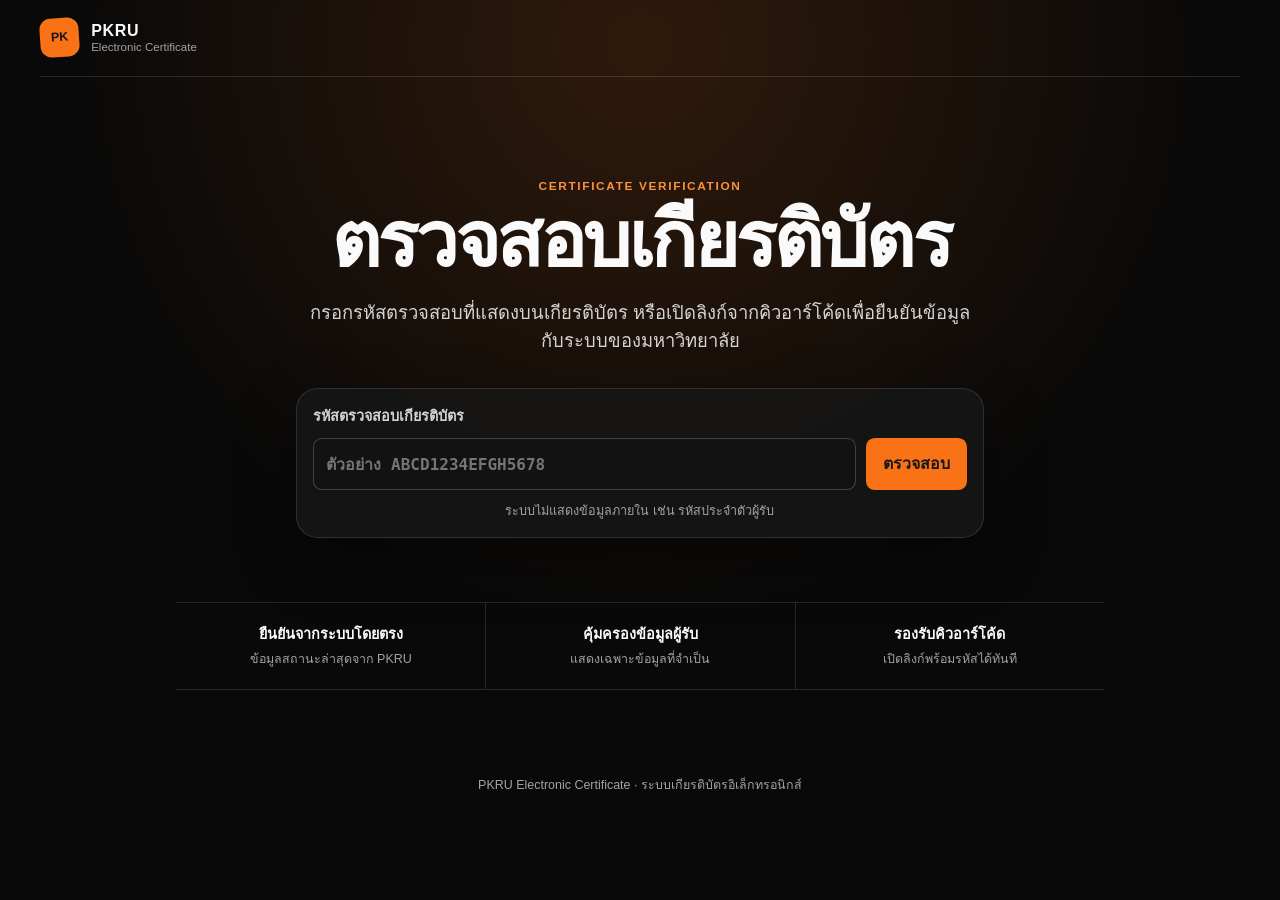
<file: static/index.html>
<!DOCTYPE html>
<html lang="th">
<head>
    <meta charset="UTF-8">
    <meta name="viewport" content="width=device-width, initial-scale=1.0">
    <meta name="description" content="ตรวจสอบความถูกต้องของเกียรติบัตรอิเล็กทรอนิกส์ PKRU">
    <title>ตรวจสอบเกียรติบัตร | PKRU Electronic Certificate</title>
    <link rel="stylesheet" href="/static/css/style.css?v=20260813-5">
</head>
<body class="public-page">
    <a class="skip-link" href="#main-content">ข้ามไปยังเนื้อหาหลัก</a>
    <header class="site-header">
        <a class="brand" href="/" aria-label="PKRU Electronic Certificate หน้าหลัก">
            <span class="brand-mark" aria-hidden="true">PK</span>
            <span><strong>PKRU</strong><small>Electronic Certificate</small></span>
        </a>
    </header>

    <main id="main-content" class="public-main">
        <section class="hero-panel" aria-labelledby="verify-heading">
            <p class="eyebrow">CERTIFICATE VERIFICATION</p>
            <h1 id="verify-heading">ตรวจสอบเกียรติบัตร</h1>
            <p class="hero-copy">กรอกรหัสตรวจสอบที่แสดงบนเกียรติบัตร หรือเปิดลิงก์จากคิวอาร์โค้ดเพื่อยืนยันข้อมูลกับระบบของมหาวิทยาลัย</p>

            <form id="verify-form" class="verify-form" novalidate>
                <label for="certificate-code">รหัสตรวจสอบเกียรติบัตร</label>
                <div class="input-action">
                    <input id="certificate-code" name="code" type="text" inputmode="text" maxlength="64" autocomplete="off" placeholder="ตัวอย่าง ABCD1234EFGH5678" aria-describedby="code-help" required>
                    <button id="verify-button" class="button button-primary" type="submit">ตรวจสอบ</button>
                </div>
                <p id="code-help" class="field-help">ระบบไม่แสดงข้อมูลภายใน เช่น รหัสประจำตัวผู้รับ</p>
            </form>
        </section>

        <section id="verification-result" class="result-panel" aria-labelledby="result-heading" aria-live="polite" hidden>
            <div id="result-state" class="result-state">
                <span id="result-icon" class="result-icon" aria-hidden="true">✓</span>
                <div>
                    <p id="result-kicker" class="eyebrow">VERIFICATION RESULT</p>
                    <h2 id="result-heading">ผลการตรวจสอบ</h2>
                    <p id="result-summary" class="muted"></p>
                </div>
            </div>

            <figure id="certificate-preview" class="public-certificate-preview" hidden>
                <img id="certificate-preview-image" alt="" decoding="async">
                <figcaption>ใบเกียรติบัตรฉบับจริงที่ออกโดยหน่วยงาน</figcaption>
            </figure>

            <div id="certificate-downloads" class="certificate-downloads" hidden>
                <span>ดาวน์โหลดใบเกียรติบัตร</span>
                <a id="download-pdf" class="button button-primary" href="#" download>PDF</a>
                <a id="download-jpg" class="button button-secondary" href="#" download>JPG</a>
                <a id="download-png" class="button button-secondary" href="#" download>PNG</a>
            </div>

            <details id="certificate-information" class="certificate-information" hidden>
                <summary>ดูรายละเอียดการตรวจสอบ</summary>
                <dl id="certificate-details" class="detail-grid">
                    <div><dt>ผู้รับเกียรติบัตร</dt><dd id="result-name">—</dd></div>
                    <div><dt>หัวข้อ / กิจกรรม</dt><dd id="result-topic">—</dd></div>

                    <div><dt>หน่วยงานผู้ออก</dt><dd id="result-organization">—</dd></div>
                    <div id="result-external-org-row" hidden><dt>หน่วยงานภายนอก</dt><dd id="result-external-org">—</dd></div>
                    <div><dt>วันที่ออก</dt><dd id="result-date">—</dd></div>
                    <div><dt>รหัสตรวจสอบ</dt><dd id="result-code" class="monospace">—</dd></div>
                    <div><dt>สถานะ</dt><dd id="result-status">—</dd></div>
                </dl>
            </details>

            <div id="technical-error" class="technical-error" role="alert" hidden>
                <strong id="error-code"></strong>
                <span id="error-message"></span>
            </div>

            <div class="result-actions">
                <button id="verify-another" class="button button-secondary" type="button">ตรวจสอบรหัสอื่น</button>
            </div>
        </section>

        <aside class="trust-strip" aria-label="ข้อมูลการตรวจสอบ">
            <div><strong>ยืนยันจากระบบโดยตรง</strong><span>ข้อมูลสถานะล่าสุดจาก PKRU</span></div>
            <div><strong>คุ้มครองข้อมูลผู้รับ</strong><span>แสดงเฉพาะข้อมูลที่จำเป็น</span></div>
            <div><strong>รองรับคิวอาร์โค้ด</strong><span>เปิดลิงก์พร้อมรหัสได้ทันที</span></div>
        </aside>
    </main>

    <footer class="site-footer">PKRU Electronic Certificate · ระบบเกียรติบัตรอิเล็กทรอนิกส์</footer>
    <script src="/static/js/api-client.js?v=20260813-5" defer></script>
    <script src="/static/js/main.js?v=20260813-5" defer></script>
</body>
</html>
</file>
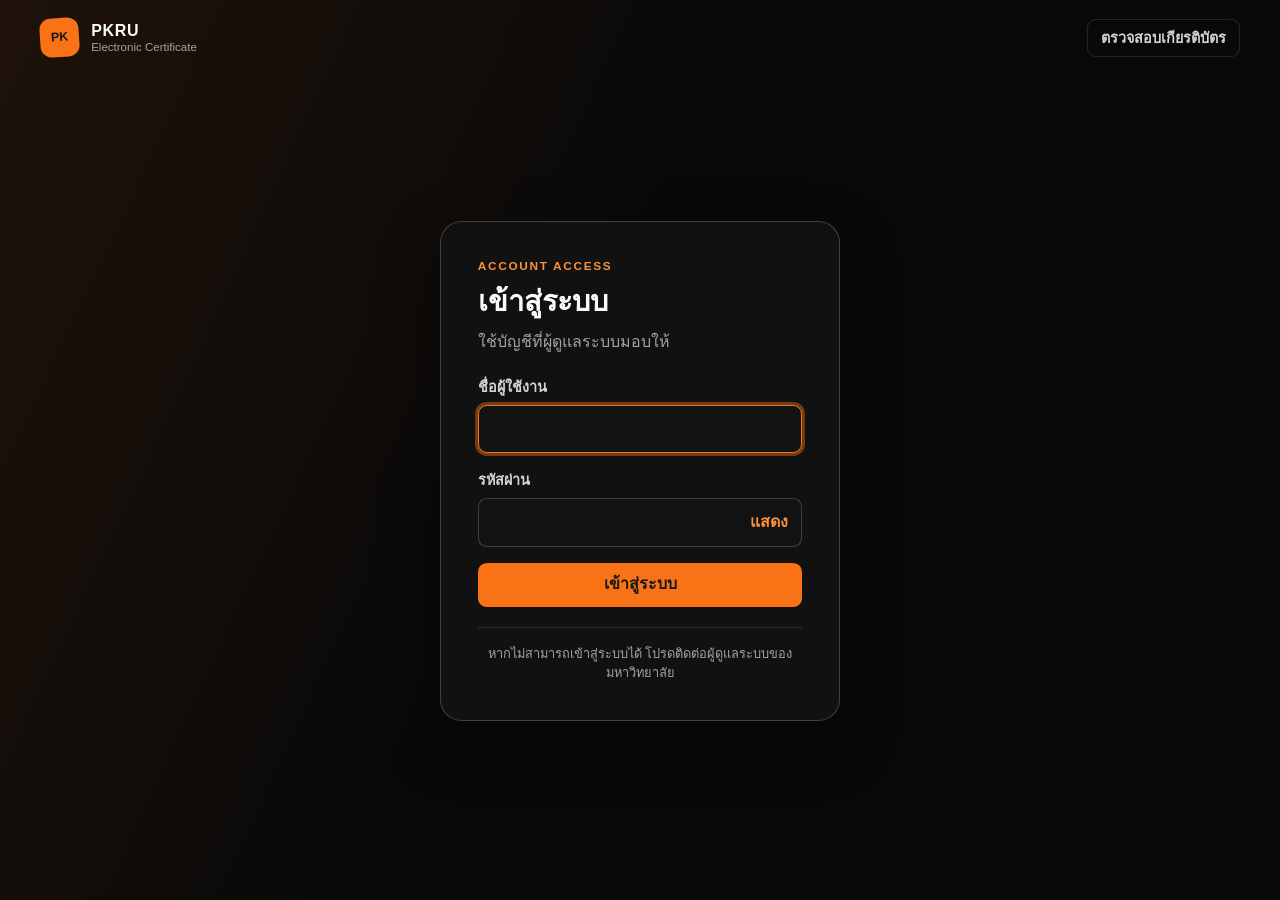
<file: static/login.html>
<!DOCTYPE html>
<html lang="th">
<head>
    <meta charset="UTF-8">
    <meta name="viewport" content="width=device-width, initial-scale=1.0">
    <meta name="description" content="เข้าสู่ระบบจัดการเกียรติบัตรอิเล็กทรอนิกส์ PKRU">
    <title>เข้าสู่ระบบ | PKRU Electronic Certificate</title>
    <link rel="stylesheet" href="/static/css/style.css?v=20260813-5">
</head>
<body class="login-page">
    <a class="skip-link" href="#main-content">ข้ามไปยังเนื้อหาหลัก</a>
    <header class="site-header site-header-transparent">
        <a class="brand" href="/" aria-label="PKRU Electronic Certificate หน้าหลัก">
            <span class="brand-mark" aria-hidden="true">PK</span>
            <span><strong>PKRU</strong><small>Electronic Certificate</small></span>
        </a>
        <a class="button button-ghost button-small" href="/">ตรวจสอบเกียรติบัตร</a>
    </header>

    <main id="main-content" class="login-main">
        <section class="login-card" aria-labelledby="login-heading">
            <div class="card-heading">
                <p class="eyebrow">ACCOUNT ACCESS</p>
                <h2 id="login-heading">เข้าสู่ระบบ</h2>
                <p class="muted">ใช้บัญชีที่ผู้ดูแลระบบมอบให้</p>
            </div>

            <div id="login-alert" class="technical-error" role="alert" aria-live="assertive" hidden>
                <strong id="login-error-code"></strong>
                <span id="login-error-message"></span>
            </div>

            <form id="login-form" class="stack-form" novalidate>
                <div class="field">
                    <label for="username">ชื่อผู้ใช้งาน</label>
                    <input id="username" name="username" type="text" autocomplete="username" maxlength="100" required autofocus>
                </div>
                <div class="field">
                    <label for="password">รหัสผ่าน</label>
                    <div class="password-field">
                        <input id="password" name="password" type="password" autocomplete="current-password" maxlength="128" required>
                        <button id="toggle-password" class="text-button" type="button" aria-pressed="false">แสดง</button>
                    </div>
                </div>
                <button id="login-button" class="button button-primary button-block" type="submit">เข้าสู่ระบบ</button>
            </form>

            <p class="login-note">หากไม่สามารถเข้าสู่ระบบได้ โปรดติดต่อผู้ดูแลระบบของมหาวิทยาลัย</p>
        </section>
    </main>

    <script src="/static/js/api-client.js?v=20260813-5" defer></script>
    <script src="/static/js/auth.js?v=20260813-5" defer></script>
</body>
</html>
</file>
<file: static/css/style.css>
:root {
    color-scheme: dark;
    --orange-50: #fff7ed;
    --orange-200: #fed7aa;
    --orange-400: #fb923c;
    --orange-500: #f97316;
    --orange-600: #ea580c;
    --surface-950: #090909;
    --surface-900: #111111;
    --surface-850: #171717;
    --surface-800: #202020;
    --surface-700: #2d2d2d;
    --text: #fafafa;
    --text-soft: #d4d4d4;
    --muted: #a3a3a3;
    --line: rgba(255, 255, 255, 0.12);
    --line-strong: rgba(255, 255, 255, 0.2);
    --success: #34d399;
    --success-bg: rgba(16, 185, 129, 0.13);
    --danger: #fb7185;
    --danger-bg: rgba(244, 63, 94, 0.14);
    --warning: #fbbf24;
    --warning-bg: rgba(245, 158, 11, 0.14);
    --info: #60a5fa;
    --radius-sm: 0.55rem;
    --radius: 0.9rem;
    --radius-lg: 1.35rem;
    --shadow: 0 22px 60px rgba(0, 0, 0, 0.36);
    --focus: 0 0 0 3px rgba(249, 115, 22, 0.42);
    font-family: "Noto Sans Thai", "Leelawadee UI", Tahoma, Arial, sans-serif;
}

*, *::before, *::after { box-sizing: border-box; }
html { min-width: 18rem; scroll-behavior: smooth; }
body { margin: 0; min-height: 100vh; background: var(--surface-950); color: var(--text); line-height: 1.55; }
button, input, select, textarea { font: inherit; }
button, select { cursor: pointer; }
button:disabled, input:disabled, select:disabled, textarea:disabled { cursor: not-allowed; opacity: 0.58; }
a { color: inherit; }
img { max-width: 100%; }
[hidden] { display: none !important; }

:focus-visible { outline: 2px solid var(--orange-400); outline-offset: 3px; box-shadow: var(--focus); }
.skip-link { position: fixed; z-index: 9999; top: 0.75rem; left: 0.75rem; transform: translateY(-180%); padding: 0.65rem 1rem; border-radius: var(--radius-sm); background: var(--orange-500); color: #111; font-weight: 800; text-decoration: none; }
.skip-link:focus { transform: translateY(0); }
.visually-hidden { position: absolute !important; width: 1px; height: 1px; overflow: hidden; clip: rect(0, 0, 0, 0); white-space: nowrap; }
.muted, .field-help { color: var(--muted); }
.monospace { font-family: Consolas, "Courier New", monospace; letter-spacing: 0.035em; overflow-wrap: anywhere; }
.eyebrow { margin: 0 0 0.4rem; color: var(--orange-400); font: 750 0.74rem/1.2 Arial, sans-serif; letter-spacing: 0.14em; text-transform: uppercase; }

.site-header { display: flex; align-items: center; justify-content: space-between; width: min(100% - 2rem, 75rem); margin: 0 auto; padding: 1.15rem 0; border-bottom: 1px solid var(--line); }
.site-header-transparent { border-bottom-color: transparent; }
.brand { display: inline-flex; align-items: center; gap: 0.75rem; color: var(--text); text-decoration: none; }
.brand-mark { display: grid; place-items: center; width: 2.45rem; aspect-ratio: 1; border-radius: 0.7rem; background: var(--orange-500); color: #161616; font: 900 0.78rem/1 Arial, sans-serif; transform: rotate(-4deg); }
.brand > span:last-child { display: grid; line-height: 1.12; }
.brand strong { font: 850 1rem/1.2 Arial, sans-serif; letter-spacing: 0.04em; }
.brand small { color: var(--muted); font: 500 0.72rem/1.3 Arial, sans-serif; }

.button { display: inline-flex; min-height: 2.75rem; align-items: center; justify-content: center; gap: 0.5rem; padding: 0.7rem 1rem; border: 1px solid transparent; border-radius: var(--radius-sm); font-weight: 720; line-height: 1.15; text-align: center; text-decoration: none; transition: background-color 160ms ease, border-color 160ms ease, color 160ms ease, transform 160ms ease; }
.button:hover { transform: translateY(-1px); }
.button-primary { background: var(--orange-500); color: #171717; }
.button-primary:hover { background: var(--orange-400); }
.button-secondary { border-color: var(--line-strong); background: var(--surface-800); color: var(--text); }
.button-secondary:hover, .button-ghost:hover { border-color: rgba(249, 115, 22, 0.55); background: rgba(249, 115, 22, 0.08); }
.button-ghost { border-color: var(--line); background: transparent; color: var(--text-soft); }
.button-danger { background: #e11d48; color: white; }
.button-small { min-height: 2.35rem; padding: 0.52rem 0.8rem; font-size: 0.9rem; }
.button-block { width: 100%; }
.text-button { padding: 0.2rem; border: 0; background: transparent; color: var(--orange-400); font-weight: 700; }
.icon-button { display: inline-grid; flex: 0 0 auto; place-items: center; width: 2.4rem; height: 2.4rem; padding: 0; border: 1px solid var(--line); border-radius: var(--radius-sm); background: transparent; color: var(--text-soft); font-size: 1.15rem; }
.icon-button:hover { border-color: var(--orange-500); color: var(--orange-400); }

.field { display: grid; gap: 0.42rem; min-width: 0; }
.field label, fieldset legend, .verify-form label { color: var(--text-soft); font-weight: 650; font-size: 0.9rem; }
.field input, .field select, .field textarea, .verify-form input, .stack-form input, .stack-form select, .stack-form textarea { width: 100%; min-height: 2.8rem; padding: 0.67rem 0.78rem; border: 1px solid var(--line-strong); border-radius: var(--radius-sm); background: #121212; color: var(--text); }
.field textarea, .stack-form textarea { resize: vertical; }
.field input:hover, .field select:hover, .field textarea:hover, .verify-form input:hover { border-color: rgba(249, 115, 22, 0.5); }
.field input:focus, .field select:focus, .field textarea:focus, .verify-form input:focus { border-color: var(--orange-500); outline: none; box-shadow: var(--focus); }
.field-help { margin: 0; font-size: 0.79rem; }
.stack-form { display: grid; gap: 1rem; }
.form-grid { display: grid; grid-template-columns: repeat(2, minmax(0, 1fr)); gap: 1rem; }
.form-actions { display: flex; flex-wrap: wrap; justify-content: flex-end; gap: 0.7rem; padding-top: 0.5rem; }
.check-row { display: flex; align-items: flex-start; gap: 0.65rem; color: var(--text-soft); font-size: 0.9rem; cursor: pointer; }
.check-row input { width: 1.1rem; height: 1.1rem; margin-top: 0.16rem; accent-color: var(--orange-500); }

.technical-error { display: grid; gap: 0.28rem; padding: 0.85rem 1rem; border: 1px solid rgba(251, 113, 133, 0.42); border-radius: var(--radius-sm); background: var(--danger-bg); color: var(--text-soft); overflow-wrap: anywhere; }
.technical-error strong { color: var(--danger); font: 800 0.82rem/1.3 Consolas, monospace; }

.public-page { background: radial-gradient(circle at 50% 5%, rgba(249, 115, 22, 0.16), transparent 36rem), var(--surface-950); }
.public-main { width: min(100% - 2rem, 70rem); margin: 0 auto; padding: clamp(3rem, 8vw, 7rem) 0 4rem; }
.hero-panel { max-width: 50rem; margin: 0 auto; text-align: center; }
.hero-panel h1 { margin: 0; font-size: clamp(2.4rem, 6vw, 4.8rem); line-height: 1.06; letter-spacing: -0.045em; }
.hero-copy { max-width: 42rem; margin: 1.1rem auto 2rem; color: var(--text-soft); font-size: clamp(1rem, 2vw, 1.15rem); }
.verify-form { display: grid; gap: 0.7rem; max-width: 43rem; margin: 0 auto; padding: 1rem; border: 1px solid var(--line); border-radius: var(--radius-lg); background: rgba(23, 23, 23, 0.85); box-shadow: var(--shadow); text-align: left; }
.input-action { display: flex; gap: 0.65rem; }
.input-action input { flex: 1; min-width: 0; min-height: 3.25rem; font: 650 1rem/1.2 Consolas, monospace; text-transform: uppercase; }
.verify-form .field-help { text-align: center; }
.result-panel { max-width: 64rem; margin: 2rem auto 0; padding: clamp(1.2rem, 3vw, 2rem); border: 1px solid var(--line); border-radius: var(--radius-lg); background: var(--surface-900); box-shadow: var(--shadow); }
.result-state { display: flex; align-items: center; gap: 1rem; padding-bottom: 1.25rem; border-bottom: 1px solid var(--line); }
.result-state h2 { margin: 0; font-size: 1.45rem; }
.result-state p:last-child { margin: 0.25rem 0 0; }
.result-icon { display: grid; flex: 0 0 auto; place-items: center; width: 3.3rem; aspect-ratio: 1; border-radius: 50%; background: var(--success-bg); color: var(--success); font-size: 1.35rem; font-weight: 900; }
.result-panel[data-state="revoked"] .result-icon { background: var(--warning-bg); color: var(--warning); }
.result-panel[data-state="error"] .result-icon { background: var(--danger-bg); color: var(--danger); }
.detail-grid { display: grid; grid-template-columns: repeat(2, minmax(0, 1fr)); margin: 0; }
.detail-grid > div { padding: 1rem 0; border-bottom: 1px solid var(--line); }
.detail-grid > div:nth-child(odd) { padding-right: 1rem; }
.detail-grid > div:nth-child(even) { padding-left: 1rem; border-left: 1px solid var(--line); }
.detail-grid dt { color: var(--muted); font-size: 0.8rem; }
.detail-grid dd { margin: 0.2rem 0 0; font-weight: 680; }
.public-certificate-preview { margin: 1.25rem 0 0; overflow: hidden; border: 1px solid var(--line-strong); border-radius: var(--radius-sm); background: #080808; }
.public-certificate-preview img { display: block; width: 100%; height: auto; }
.public-certificate-preview figcaption { padding: 0.65rem 0.85rem; border-top: 1px solid var(--line); color: var(--muted); font-size: 0.78rem; text-align: center; }
.certificate-downloads { display: flex; flex-wrap: wrap; align-items: center; gap: 0.65rem; margin-top: 1rem; padding: 0.85rem; border: 1px solid rgba(249, 115, 22, 0.28); border-radius: var(--radius-sm); background: rgba(249, 115, 22, 0.07); }
.certificate-downloads span { flex: 1 1 13rem; font-weight: 700; }
.certificate-downloads .button { min-width: 5rem; }
.certificate-information { margin-top: 1rem; border: 1px solid var(--line); border-radius: var(--radius-sm); }
.certificate-information summary { padding: 0.85rem 1rem; color: var(--text-soft); font-weight: 700; cursor: pointer; }
.certificate-information[open] summary { border-bottom: 1px solid var(--line); }
.result-actions { display: flex; flex-wrap: wrap; gap: 0.7rem; margin-top: 1.25rem; }
.result-actions { justify-content: flex-end; }
.trust-strip { display: grid; grid-template-columns: repeat(3, 1fr); max-width: 58rem; margin: 4rem auto 0; border-top: 1px solid var(--line); border-bottom: 1px solid var(--line); }
.trust-strip div { display: grid; gap: 0.25rem; padding: 1.25rem; text-align: center; }
.trust-strip div + div { border-left: 1px solid var(--line); }
.trust-strip strong { font-size: 0.9rem; }
.trust-strip span { color: var(--muted); font-size: 0.78rem; }
.site-footer { padding: 1.4rem 1rem 2.5rem; color: var(--muted); font-size: 0.78rem; text-align: center; }

.login-page { background: linear-gradient(115deg, rgba(249, 115, 22, 0.09), transparent 45%), var(--surface-950); }
.login-main { display: grid; place-items: center; width: min(100% - 2rem, 72rem); min-height: calc(100vh - 5rem); margin: 0 auto; padding: 3rem 0 5rem; }
.login-card { width: min(100%, 25rem); padding: clamp(1.4rem, 4vw, 2.3rem); border: 1px solid var(--line-strong); border-radius: var(--radius-lg); background: var(--surface-900); box-shadow: var(--shadow); }
.card-heading { margin-bottom: 1.35rem; }
.card-heading h2 { margin: 0; font-size: 1.8rem; }
.card-heading p:last-child { margin: 0.35rem 0 0; }
.password-field { position: relative; }
.password-field input { padding-right: 4rem; }
.password-field .text-button { position: absolute; right: 0.7rem; top: 50%; transform: translateY(-50%); }
.login-note { margin: 1.25rem 0 0; padding-top: 1rem; border-top: 1px solid var(--line); color: var(--muted); font-size: 0.8rem; text-align: center; }

@media (max-width: 760px) {
    .login-main { padding-top: 1rem; }
    .trust-strip { grid-template-columns: 1fr; }
    .trust-strip div + div { border-top: 1px solid var(--line); border-left: 0; }
    .detail-grid { grid-template-columns: 1fr; }
    .detail-grid > div:nth-child(n) { padding-inline: 0; border-left: 0; }
}

@media (max-width: 520px) {
    .site-header { width: min(100% - 1.25rem, 75rem); }
    .site-header .button { padding-inline: 0.62rem; font-size: 0.78rem; }
    .public-main { width: min(100% - 1.25rem, 70rem); padding-top: 3rem; }
    .input-action { display: grid; }
    .result-actions { display: grid; }
    .form-grid { grid-template-columns: 1fr; }
}

@media (prefers-reduced-motion: reduce) {
    *, *::before, *::after { scroll-behavior: auto !important; transition-duration: 0.01ms !important; animation-duration: 0.01ms !important; animation-iteration-count: 1 !important; }
}
</file>
